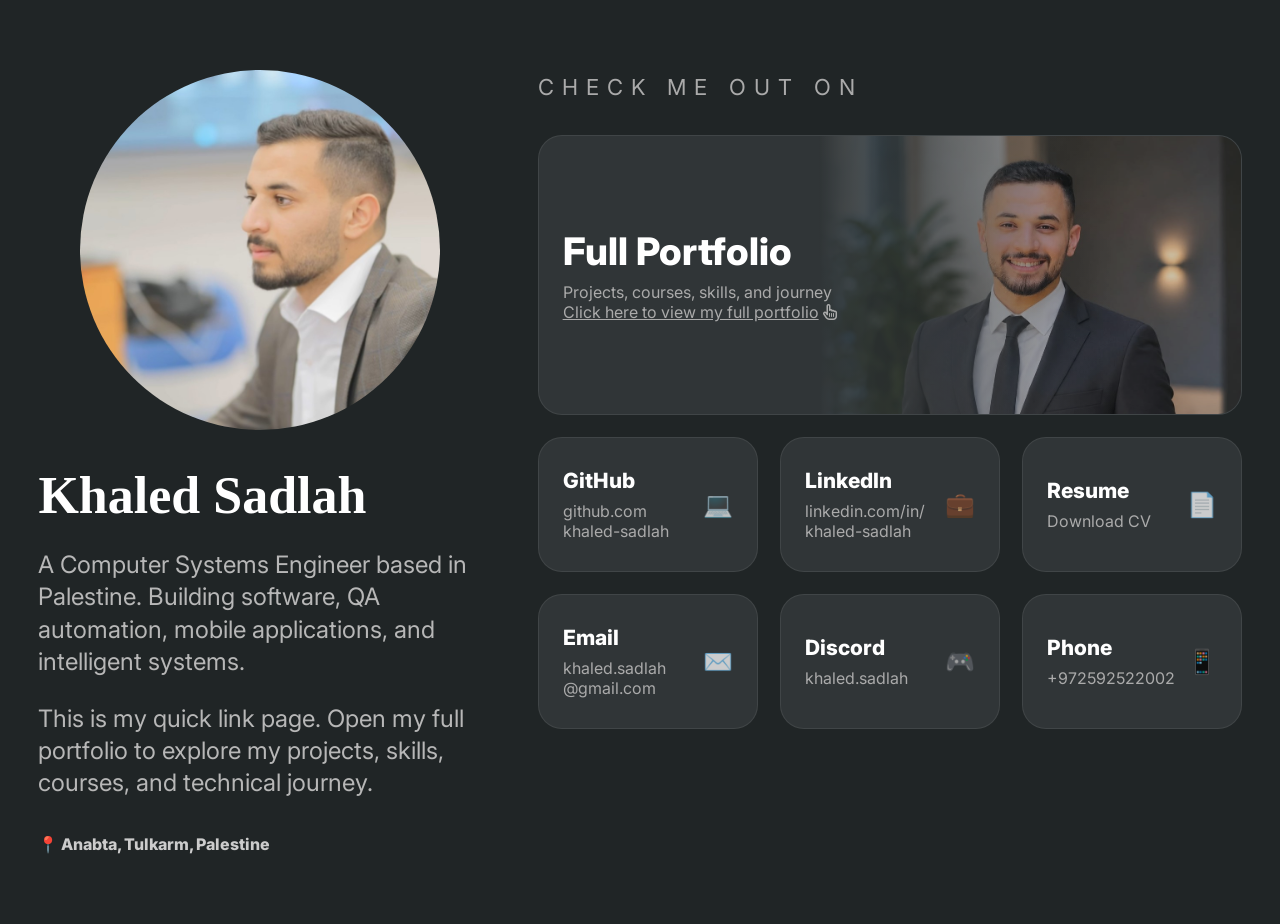
<file: index.html>
<!DOCTYPE html>
<html lang="en">
<head>
  <meta charset="UTF-8">
  <meta name="viewport" content="width=device-width, initial-scale=1.0">
  <title>Khaled Sadlah | Links</title>
  <link rel="preconnect" href="https://fonts.googleapis.com">
  <link rel="preconnect" href="https://fonts.gstatic.com" crossorigin>
  <link href="https://fonts.googleapis.com/css2?family=Inter:wght@400;600;700;800;900&display=swap" rel="stylesheet">
  <link rel="stylesheet" href="assets/style.css">
  <link rel="icon" type="image/png" href="assets/images/favicon.png">
  <link rel="shortcut icon" href="assets/images/favicon.png">
  <link rel="apple-touch-icon" href="assets/images/favicon.png">
  <link rel="stylesheet" href="https://cdnjs.cloudflare.com/ajax/libs/font-awesome/6.7.2/css/all.min.css">
</head>
<body class="link-body">
  <main class="container link-layout">
    <section class="link-left">
      <div class="profile-img">
        <img src="assets/images/profile.jpg" alt="Khaled Sadlah">
      </div>

      <h1>Khaled Sadlah</h1>
      <p>A Computer Systems Engineer based in Palestine. Building software, QA automation, mobile applications, and intelligent systems.</p>
      <p>This is my quick link page. Open my full portfolio to explore my projects, skills, courses, and technical journey.</p>
      <div class="quick-note">📍 Anabta, Tulkarm, Palestine</div>
    </section>

    <section class="link-right">
      <h2>CHECK ME OUT ON</h2>

      <div class="quick-grid">
        <a class="quick-card wide portfolio-card" href="portfolio.html">
          <div>
            <div class="big">Full Portfolio</div>
            <div class="meta">
              Projects, courses, skills, and journey<br>
              <u>Click here to view my full portfolio</u>
              <i class="fa-regular fa-hand-pointer" aria-hidden="true"></i>
            </div>
          </div>
        </a>

        <a class="quick-card" href="https://github.com/khaled-sadlah" target="_blank" rel="noopener noreferrer">
          <div>
            <div class="big">GitHub</div>
            <div class="meta">github.com<br>khaled-sadlah</div>
          </div>
          <div class="emoji">💻</div>
        </a>

        <a class="quick-card" href="https://www.linkedin.com/in/khaled-sadlah/" target="_blank" rel="noopener noreferrer">
          <div>
            <div class="big">LinkedIn</div>
            <div class="meta">linkedin.com/in/<br>khaled-sadlah</div>
          </div>
          <div class="emoji">💼</div>
        </a>

        <a class="quick-card" href="assets/files/Khaled_Sadlah_CV.pdf" target="_blank" rel="noopener noreferrer">
          <div>
            <div class="big">Resume</div>
            <div class="meta">Download CV</div>
          </div>
          <div class="emoji">📄</div>
        </a>

        <a class="quick-card" href="mailto:khaled.sadlah@gmail.com">
          <div>
            <div class="big">Email</div>
            <div class="meta">khaled.sadlah<br>@gmail.com</div>
          </div>
          <div class="emoji">✉️</div>
        </a>

        <a class="quick-card" href="#">
          <div>
            <div class="big">Discord</div>
            <div class="meta">khaled.sadlah</div>
          </div>
          <div class="emoji">🎮</div>
        </a>

        <a class="quick-card" href="tel:+972592522002">
          <div>
            <div class="big">Phone</div>
            <div class="meta">+972592522002</div>
          </div>
          <div class="emoji">📱</div>
        </a>
      </div>
    </section>
  </main>
</body>
</html>
</file>
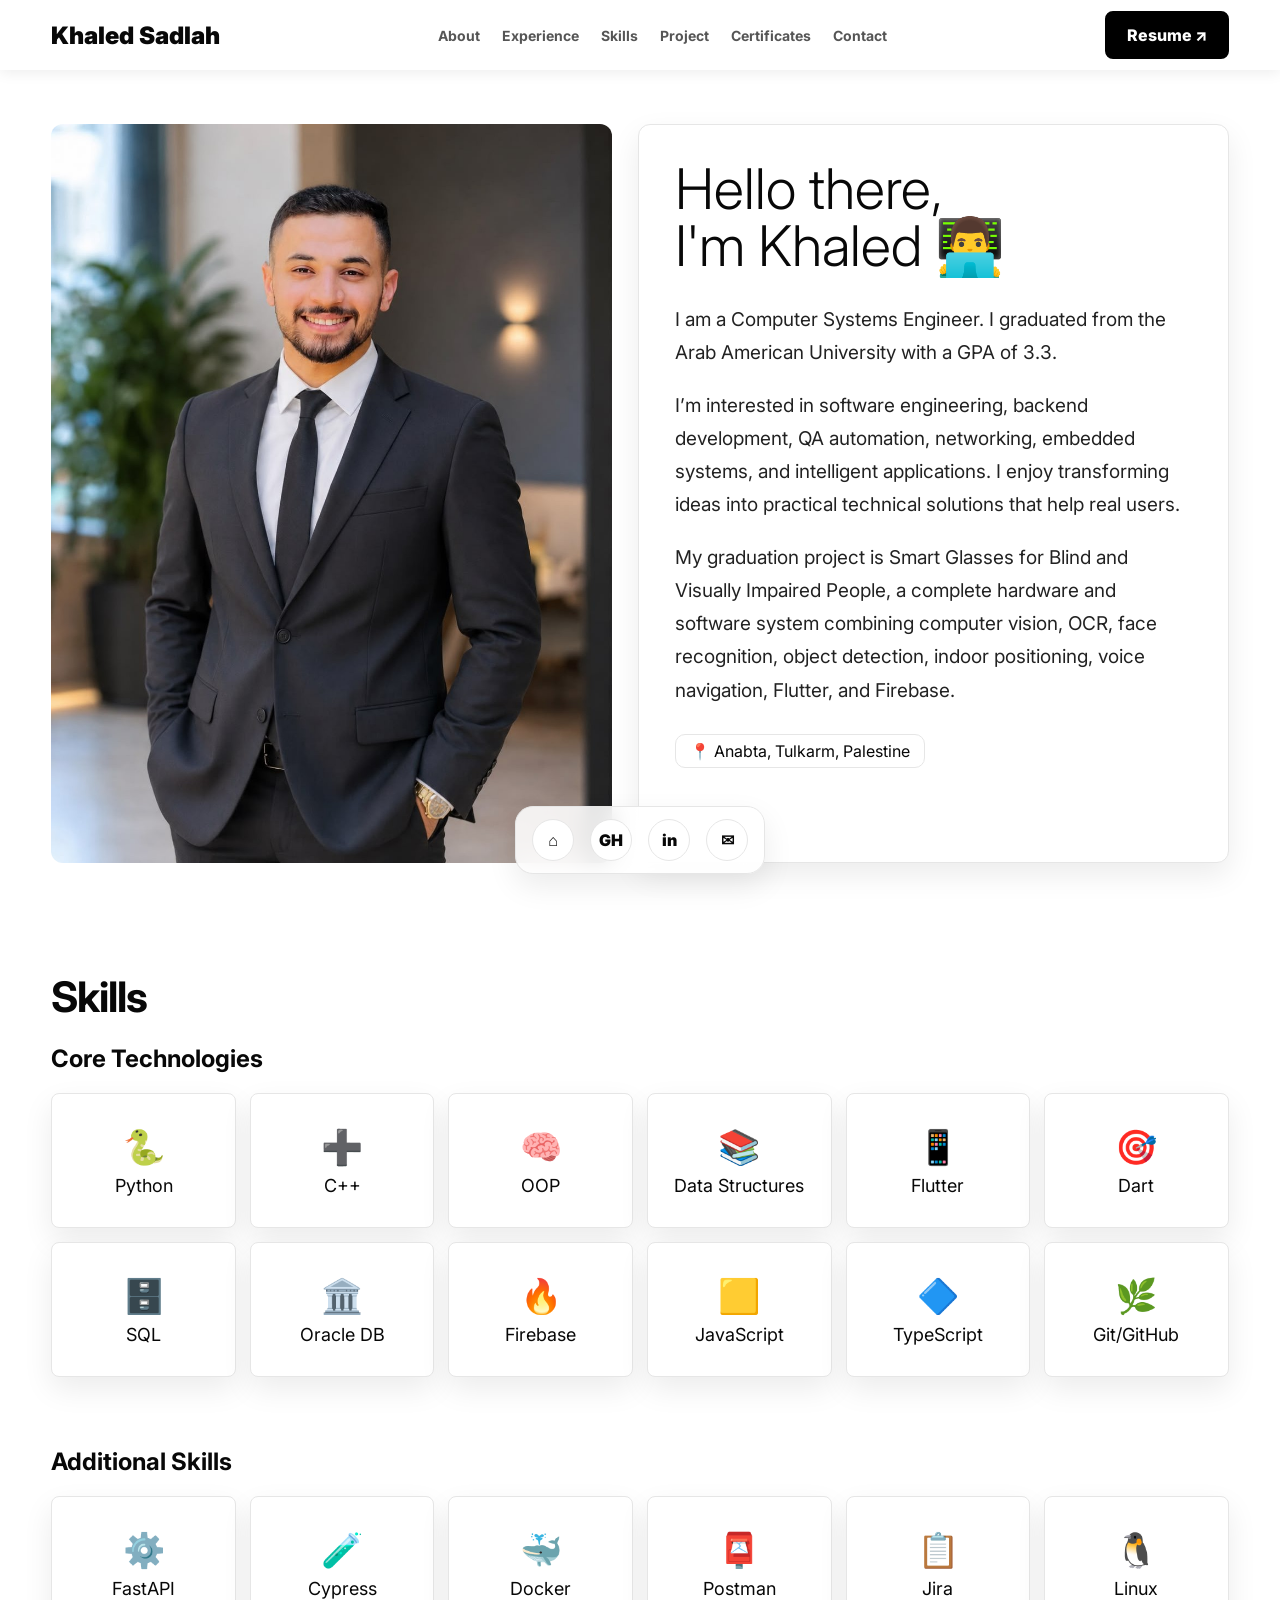
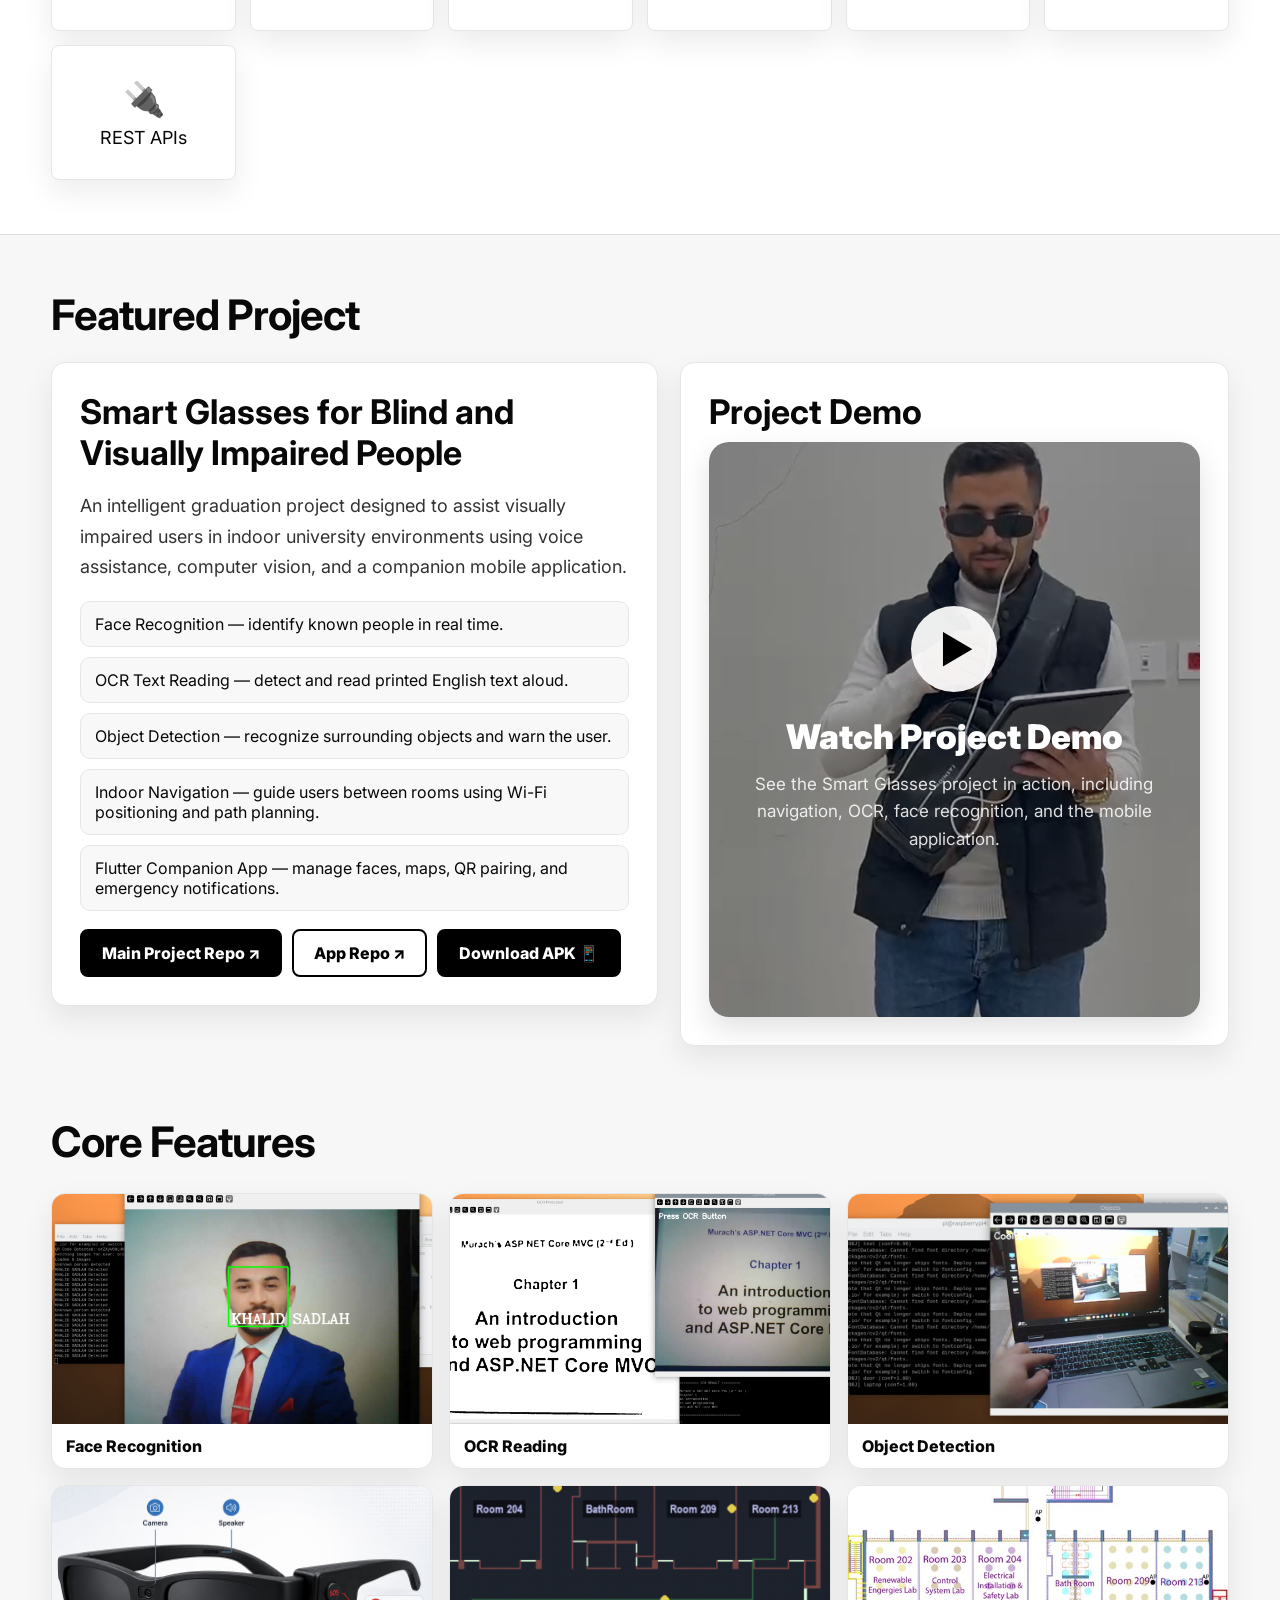
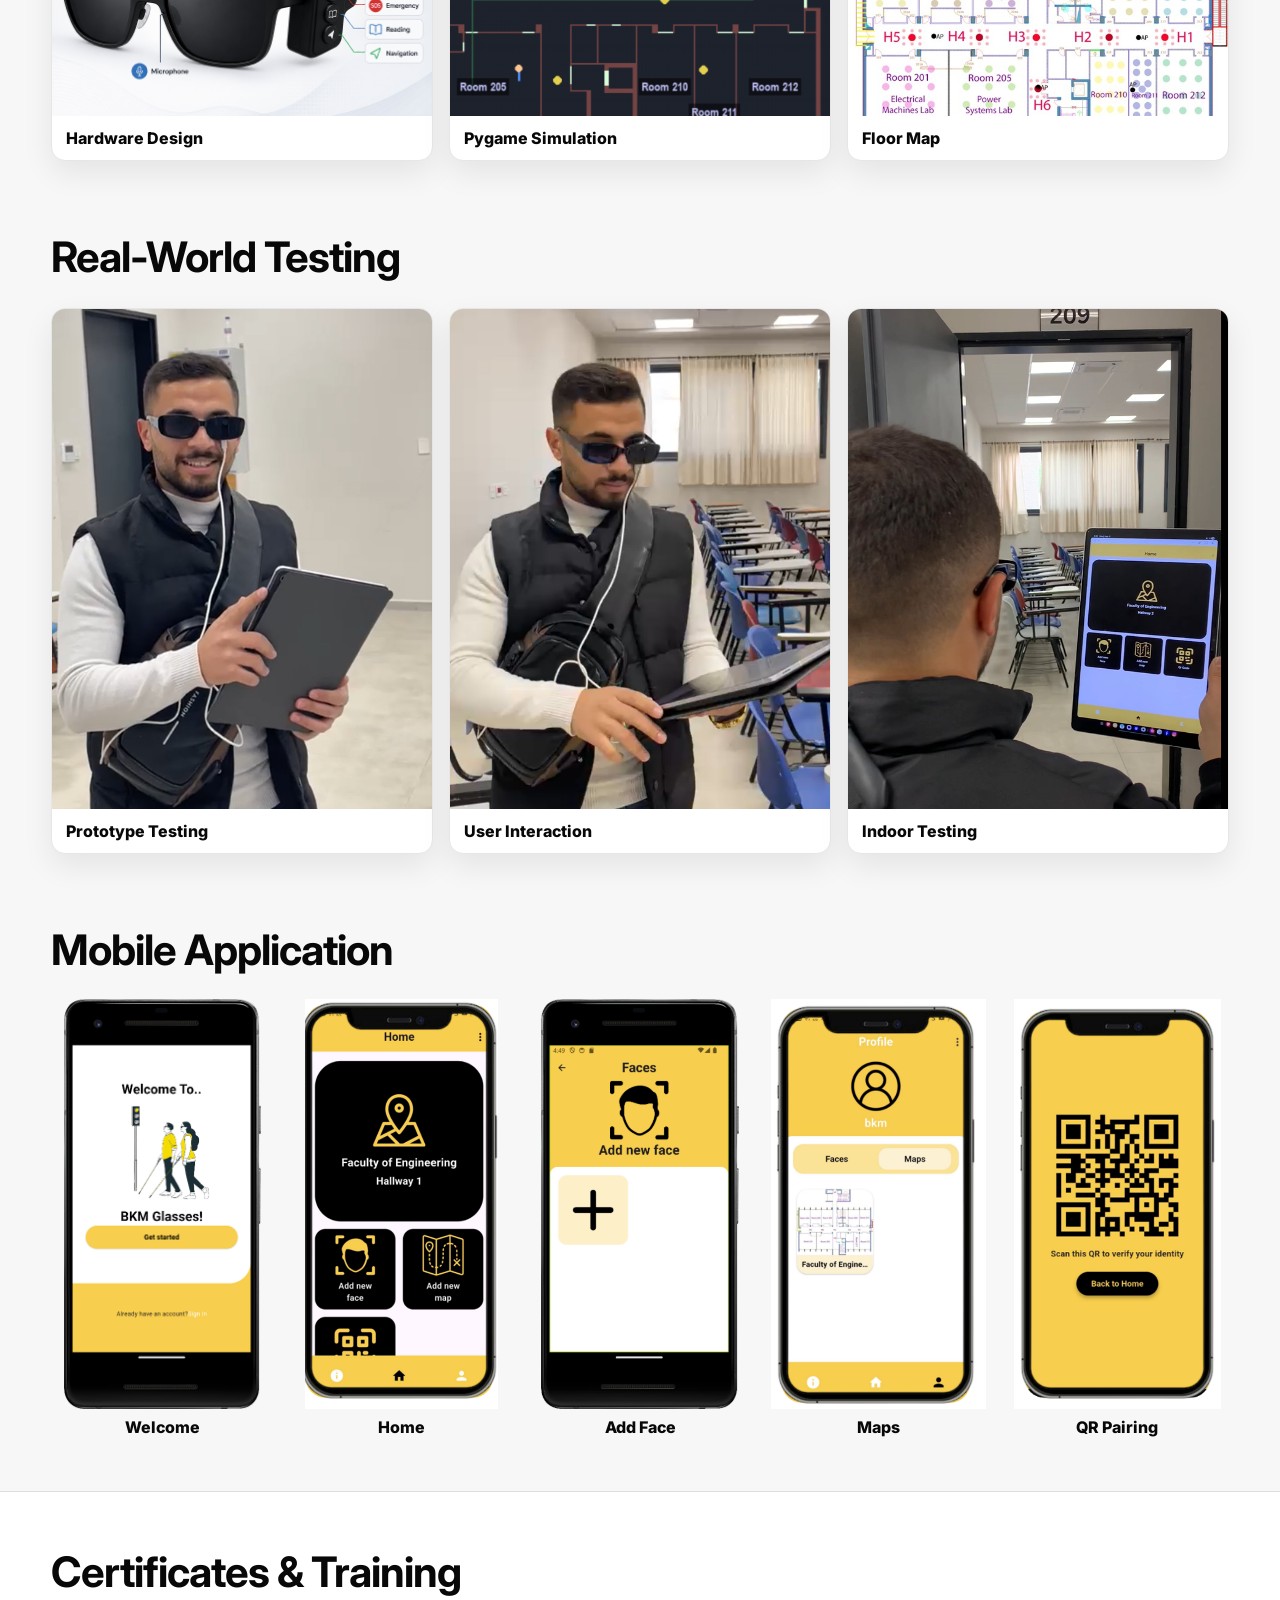
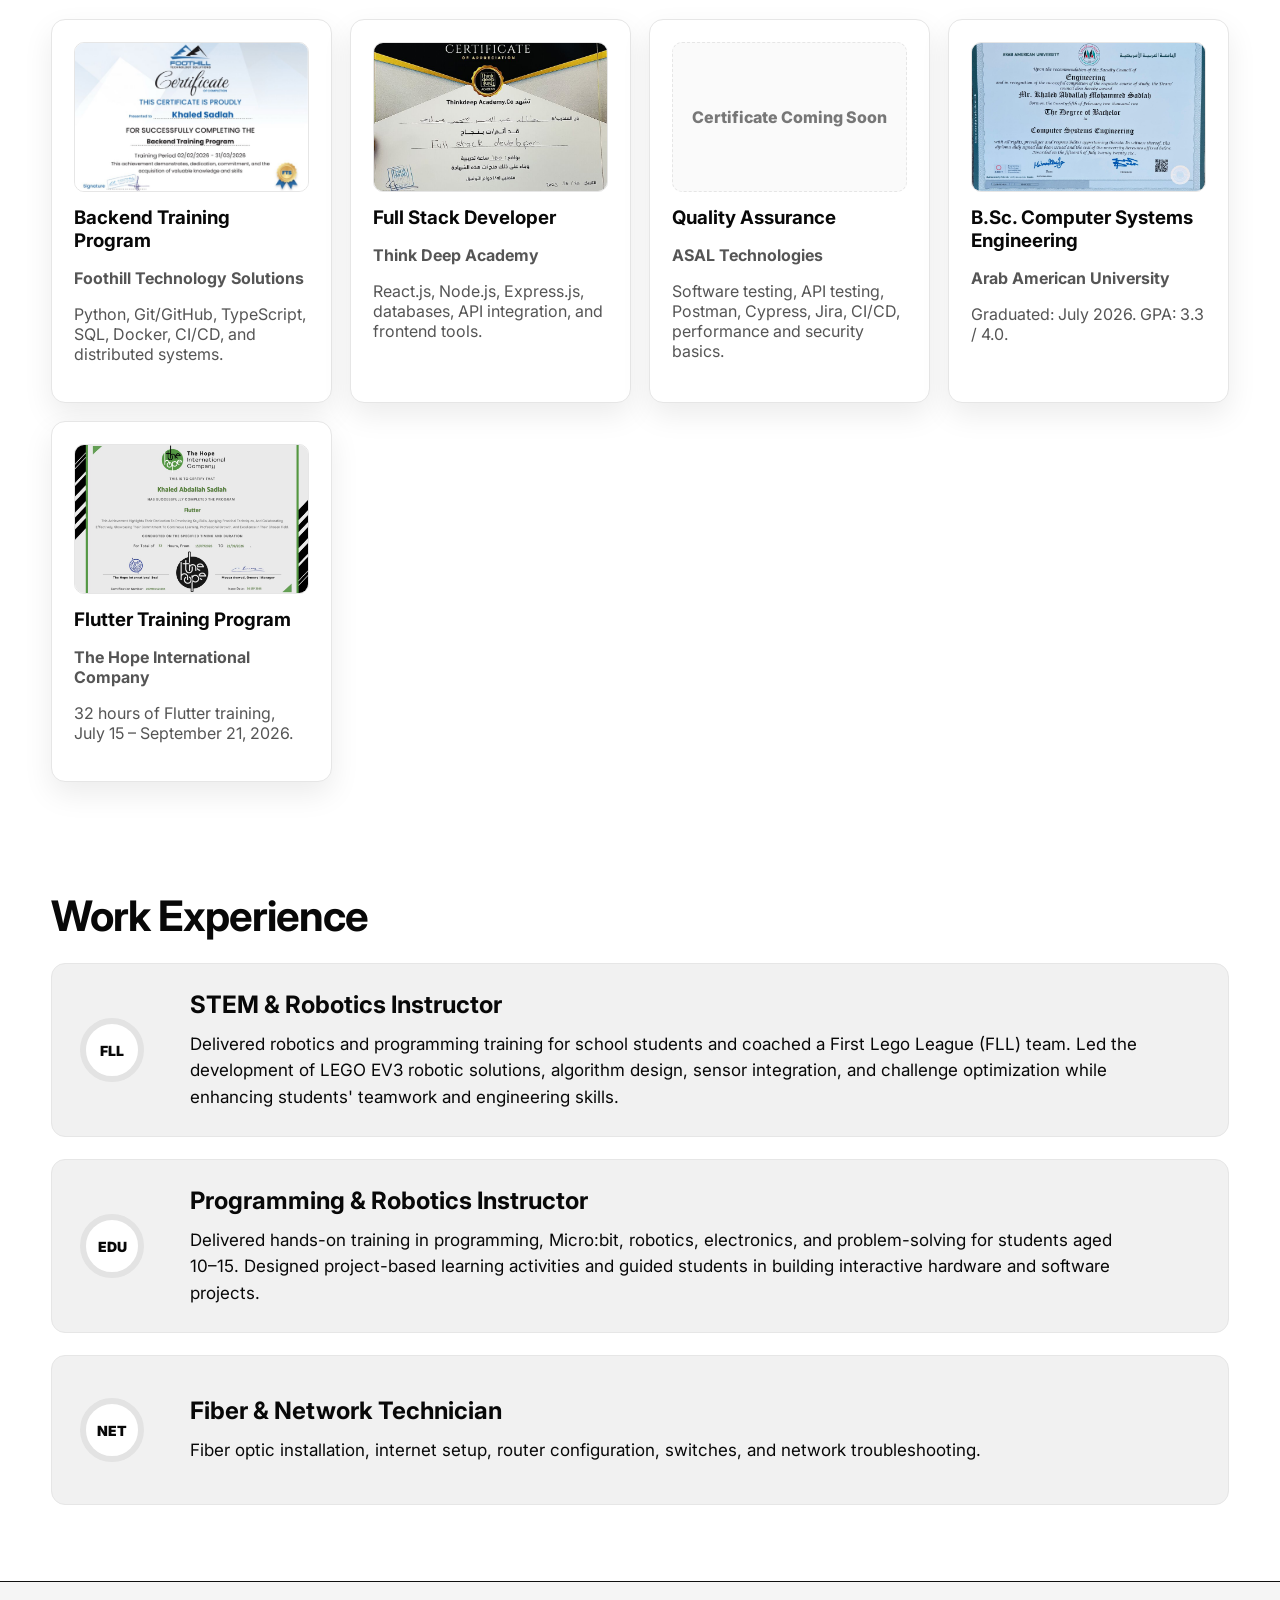
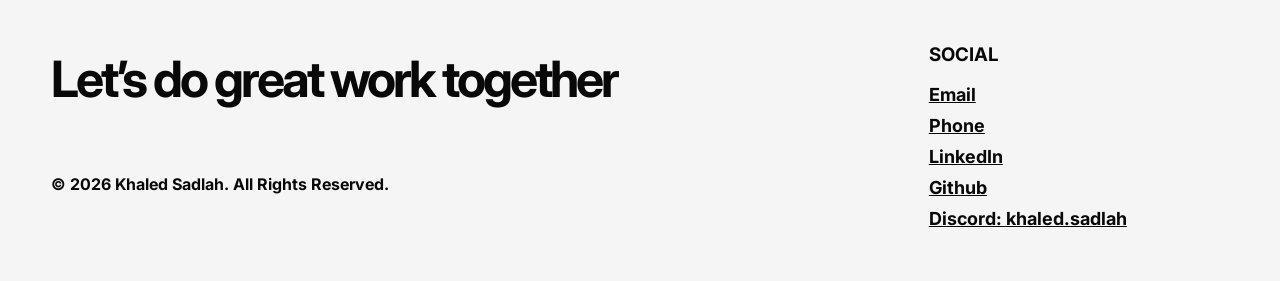
<file: portfolio.html>
<!DOCTYPE html>
<html lang="en">
<head>
  <meta charset="UTF-8">
  <meta name="viewport" content="width=device-width, initial-scale=1.0">
  <title>Khaled Sadlah | Portfolio</title>
  <link rel="preconnect" href="https://fonts.googleapis.com">
  <link rel="preconnect" href="https://fonts.gstatic.com" crossorigin>
  <link href="https://fonts.googleapis.com/css2?family=Inter:wght@400;600;700;800;900&display=swap" rel="stylesheet">
  <link rel="stylesheet" href="assets/style.css">
  <link rel="icon" type="image/png" href="assets/images/favicon.png">
  <link rel="shortcut icon" href="assets/images/favicon.png">
  <link rel="apple-touch-icon" href="assets/images/favicon.png">
</head>
<body>
  <header class="topbar">
    <div class="container nav">
      <a class="logo" href="index.html">Khaled Sadlah</a>
      <nav class="nav-links">
        <a href="#about">About</a>
        <a href="#experience">Experience</a>
        <a href="#skills">Skills</a>
        <a href="#projects">Project</a>
        <a href="#courses">Certificates</a>
        <a href="#contact">Contact</a>
      </nav>
      <a class="btn" href="assets/files/Khaled_Sadlah_CV.pdf" target="_blank" rel="noopener noreferrer">Resume ↗</a>
    </div>
  </header>

  <div class="floating-dock">
    <a class="dock-icon" href="index.html">⌂</a>
    <a class="dock-icon" href="https://github.com/khaled-sadlah" target="_blank" rel="noopener noreferrer">GH</a>
    <a class="dock-icon" href="https://www.linkedin.com/in/khaled-sadlah/" target="_blank" rel="noopener noreferrer">in</a>
    <a class="dock-icon" href="mailto:khaled.sadlah@gmail.com">✉</a>
  </div>

  <section class="section" id="about">
    <div class="container about-grid">
      <div class="photo-box">
        <img src="assets/images/profile_official.jpeg" alt="Khaled Sadlah profile">
      </div>

      <div class="about-card">
        <h2>Hello there,<br>I'm Khaled 👨‍💻</h2>
        <p>I am a Computer Systems Engineer. I graduated from the Arab American University with a GPA of 3.3.</p>
        <p>I’m interested in software engineering, backend development, QA automation, networking, embedded systems, and intelligent applications. I enjoy transforming ideas into practical technical solutions that help real users.</p>
        <p>My graduation project is Smart Glasses for Blind and Visually Impaired People, a complete hardware and software system combining computer vision, OCR, face recognition, object detection, indoor positioning, voice navigation, Flutter, and Firebase.</p>
        <div class="name-pill">📍 Anabta, Tulkarm, Palestine</div>
      </div>
    </div>
  </section>

  <section class="section" id="skills">
    <div class="container">
      <h2 class="section-title">Skills</h2>
      <h2>Core Technologies</h2>

      <div class="skills-grid">
        <div class="skill-card"><div><div class="skill-icon">🐍</div>Python</div></div>
        <div class="skill-card"><div><div class="skill-icon">➕</div>C++</div></div>
        <div class="skill-card"><div><div class="skill-icon">🧠</div>OOP</div></div>
        <div class="skill-card"><div><div class="skill-icon">📚</div>Data Structures</div></div>
        <div class="skill-card"><div><div class="skill-icon">📱</div>Flutter</div></div>
        <div class="skill-card"><div><div class="skill-icon">🎯</div>Dart</div></div>
        <div class="skill-card"><div><div class="skill-icon">🗄️</div>SQL</div></div>
        <div class="skill-card"><div><div class="skill-icon">🏛️</div>Oracle DB</div></div>
        <div class="skill-card"><div><div class="skill-icon">🔥</div>Firebase</div></div>
        <div class="skill-card"><div><div class="skill-icon">🟨</div>JavaScript</div></div>
        <div class="skill-card"><div><div class="skill-icon">🔷</div>TypeScript</div></div>
        <div class="skill-card"><div><div class="skill-icon">🌿</div>Git/GitHub</div></div>
      </div>

      <h2 class="subsection-title">Additional Skills</h2>
      <div class="skills-grid">
        <div class="skill-card"><div><div class="skill-icon">⚙️</div>FastAPI</div></div>
        <div class="skill-card"><div><div class="skill-icon">🧪</div>Cypress</div></div>
        <div class="skill-card"><div><div class="skill-icon">🐳</div>Docker</div></div>
        <div class="skill-card"><div><div class="skill-icon">📮</div>Postman</div></div>
        <div class="skill-card"><div><div class="skill-icon">📋</div>Jira</div></div>
        <div class="skill-card"><div><div class="skill-icon">🐧</div>Linux</div></div>
        <div class="skill-card"><div><div class="skill-icon">🔌</div>REST APIs</div></div>
      </div>
    </div>
  </section>

  <section class="section project-section" id="projects">
    <div class="container">
      <h2 class="section-title">Featured Project</h2>

      <div class="project-grid">
        <div class="project-card">
          <h3>Smart Glasses for Blind and Visually Impaired People</h3>
          <p>An intelligent graduation project designed to assist visually impaired users in indoor university environments using voice assistance, computer vision, and a companion mobile application.</p>

          <div class="feature-list">
            <div class="feature">Face Recognition — identify known people in real time.</div>
            <div class="feature">OCR Text Reading — detect and read printed English text aloud.</div>
            <div class="feature">Object Detection — recognize surrounding objects and warn the user.</div>
            <div class="feature">Indoor Navigation — guide users between rooms using Wi-Fi positioning and path planning.</div>
            <div class="feature">Flutter Companion App — manage faces, maps, QR pairing, and emergency notifications.</div>
          </div>

          <div class="project-actions">
            <a class="btn" href="https://github.com/khaled-sadlah/Smart-Glasses" target="_blank" rel="noopener noreferrer">Main Project Repo ↗</a>
            <a class="btn light" href="https://github.com/khaled-sadlah/Smart-Glasses-Application" target="_blank" rel="noopener noreferrer">App Repo ↗</a>
            <a class="btn" href="assets/files/BKM_Glasses.apk" download>Download APK 📱</a>
          </div>
        </div>

        <div class="project-card demo-card">
          <h3>Project Demo</h3>
          <a class="demo-link" href="https://youtube.com/shorts/ysKAUUIaAP4" target="_blank" rel="noopener noreferrer">
            <img class="demo-image" src="assets/images/short.png" alt="Smart Glasses Project Demo">
            <div class="demo-overlay">
              <div class="play-icon">▶</div>
              <h2>Watch Project Demo</h2>
              <p>See the Smart Glasses project in action, including navigation, OCR, face recognition, and the mobile application.</p>
            </div>
          </a>
        </div>
      </div>

      <h2 class="section-title spaced-title">Core Features</h2>
      <div class="gallery-screenshots">
        <figure><img src="assets/images/face_recognition.png" alt="Face recognition"><figcaption>Face Recognition</figcaption></figure>
        <figure><img src="assets/images/ocr_reading.png" alt="OCR reading"><figcaption>OCR Reading</figcaption></figure>
        <figure><img src="assets/images/object_detection.png" alt="Object detection"><figcaption>Object Detection</figcaption></figure>
        <figure><img src="assets/images/glasses_diagram.png" alt="Glasses diagram"><figcaption>Hardware Design</figcaption></figure>
        <figure><img src="assets/images/navigation_map.png" alt="Indoor navigation"><figcaption>Pygame Simulation</figcaption></figure>
        <figure><img src="assets/images/floor_plan.jpg" alt="Floor plan"><figcaption>Floor Map</figcaption></figure>
      </div>

      <h2 class="section-title spaced-title">Real-World Testing</h2>
      <div class="gallery">
        <figure><img src="assets/images/project_demo_1.png" alt="Smart glasses testing"><figcaption>Prototype Testing</figcaption></figure>
        <figure><img src="assets/images/project_demo_2.png" alt="User interaction"><figcaption>User Interaction</figcaption></figure>
        <figure><img src="assets/images/room_testing.png" alt="Room testing"><figcaption>Indoor Testing</figcaption></figure>
      </div>

      <h2 class="section-title spaced-title">Mobile Application</h2>
      <div class="phone-gallery">
        <figure><img src="assets/images/app_welcome.png" alt="Welcome screen"><figcaption>Welcome</figcaption></figure>
        <figure><img src="assets/images/app_home.png" alt="Home screen"><figcaption>Home</figcaption></figure>
        <figure><img src="assets/images/app_add_face.png" alt="Add face screen"><figcaption>Add Face</figcaption></figure>
        <figure><img src="assets/images/app_maps.png" alt="Maps screen"><figcaption>Maps</figcaption></figure>
        <figure><img src="assets/images/app_qr.png" alt="QR screen"><figcaption>QR Pairing</figcaption></figure>
      </div>
    </div>
  </section>

  <section class="section" id="courses">
    <div class="container">
      <h2 class="section-title">Certificates & Training</h2>

      <div class="courses-grid">
        <div class="course">
          <a href="assets/images/cert_backend.png" target="_blank" rel="noopener noreferrer" aria-label="View Backend training certificate"><img class="cert-img" src="assets/images/cert_backend.png" alt="Backend certificate"></a>
          <h3>Backend Training Program</h3>
          <p><b>Foothill Technology Solutions</b></p>
          <p>Python, Git/GitHub, TypeScript, SQL, Docker, CI/CD, and distributed systems.</p>
        </div>

        <div class="course">
          <a href="assets/images/cert_fullstack.png" target="_blank" rel="noopener noreferrer" aria-label="View Full stack certificate"><img class="cert-img" src="assets/images/cert_fullstack.png" alt="Full stack certificate"></a>
          <h3>Full Stack Developer</h3>
          <p><b>Think Deep Academy</b></p>
          <p>React.js, Node.js, Express.js, databases, API integration, and frontend tools.</p>
        </div>

        <div class="course">
          <div class="coming-soon">Certificate Coming Soon</div>
          <h3>Quality Assurance</h3>
          <p><b>ASAL Technologies</b></p>
          <p>Software testing, API testing, Postman, Cypress, Jira, CI/CD, performance and security basics.</p>
        </div>

        <div class="course">
          <a href="assets/images/cert_degree.jpeg" target="_blank" rel="noopener noreferrer" aria-label="View Computer Systems Engineering degree certificate"><img class="cert-img" src="assets/images/cert_degree.jpeg" alt="Bachelor of Computer Systems Engineering certificate from Arab American University" loading="lazy"></a>
          <h3>B.Sc. Computer Systems Engineering</h3>
          <p><b>Arab American University</b></p>
          <p>Graduated: July 2026. GPA: 3.3 / 4.0.</p>
        </div>

        <div class="course">
          <a href="assets/images/cert_flutter.jpg" target="_blank" rel="noopener noreferrer" aria-label="View Flutter training certificate"><img class="cert-img" src="assets/images/cert_flutter.jpg" alt="Flutter training certificate from The Hope International Company" loading="lazy"></a>
          <h3>Flutter Training Program</h3>
          <p><b>The Hope International Company</b></p>
          <p>32 hours of Flutter training, July 15 – September 21, 2026.</p>
        </div>
      </div>
    </div>
  </section>

  <section class="section" id="experience">
    <div class="container">
      <h2 class="section-title">Work Experience</h2>

      <div class="experience-card">
        <div class="company-logo">FLL</div>
        <div>
          <h3>STEM & Robotics Instructor</h3>
          <p>Delivered robotics and programming training for school students and coached a First Lego League (FLL) team. Led the development of LEGO EV3 robotic solutions, algorithm design, sensor integration, and challenge optimization while enhancing students' teamwork and engineering skills.</p>
        </div>
      </div>

      <div class="experience-card">
        <div class="company-logo">EDU</div>
        <div>
          <h3>Programming & Robotics Instructor</h3>
          <p>Delivered hands-on training in programming, Micro:bit, robotics, electronics, and problem-solving for students aged 10–15. Designed project-based learning activities and guided students in building interactive hardware and software projects.</p>
        </div>
      </div>

      <div class="experience-card">
        <div class="company-logo">NET</div>
        <div>
          <h3>Fiber & Network Technician</h3>
          <p>Fiber optic installation, internet setup, router configuration, switches, and network troubleshooting.</p>
        </div>
      </div>
    </div>
  </section>

  <footer class="footer" id="contact">
    <div class="container footer-grid">
      <div>
        <h2>Let’s do great work together</h2>
        <p class="copyright">© 2026 Khaled Sadlah. All Rights Reserved.</p>
      </div>

      <div class="social-list">
        <h3>SOCIAL</h3>
        <a href="mailto:khaled.sadlah@gmail.com">Email</a>
        <a href="tel:+972592522002">Phone</a>
        <a href="https://www.linkedin.com/in/khaled-sadlah/" target="_blank" rel="noopener noreferrer">LinkedIn</a>
        <a href="https://github.com/khaled-sadlah" target="_blank" rel="noopener noreferrer">Github</a>
        <a href="#">Discord: khaled.sadlah</a>
      </div>
    </div>
  </footer>
</body>
</html>
</file>
<file: assets/style.css>
:root {
  --text: #080808;
  --line: #e6e6e6;
  --dark: #202526;
  --dark2: #303537;
  --accent: #ff7f6e;
  --shadow: 0 12px 30px rgba(0, 0, 0, .08);
}

* {
  box-sizing: border-box;
}

html {
  scroll-behavior: smooth;
}

body {
  margin: 0;
  font-family: Inter, Arial, sans-serif;
  color: var(--text);
  background: #fff;
}

a {
  color: inherit;
  text-decoration: none;
}

img {
  max-width: 100%;
  display: block;
}

.container {
  width: min(1180px, 92%);
  margin: auto;
}

.btn {
  display: inline-flex;
  align-items: center;
  justify-content: center;
  gap: 10px;
  background: #000;
  color: #fff;
  padding: 12px 20px;
  border: 2px solid #000;
  border-radius: 8px;
  font-weight: 800;
}

.btn.light {
  background: #fff;
  color: #000;
}

/* Header */
.topbar {
  position: sticky;
  top: 0;
  z-index: 50;
  background: rgba(255, 255, 255, .92);
  backdrop-filter: blur(12px);
  box-shadow: 0 2px 14px rgba(0, 0, 0, .08);
}

.nav {
  display: flex;
  justify-content: space-between;
  align-items: center;
  min-height: 70px;
}

.logo {
  font-size: 24px;
  font-weight: 900;
}

.nav-links {
  display: flex;
  gap: 22px;
  color: #555;
  font-size: 14px;
  font-weight: 700;
}

/* Floating dock */
.floating-dock {
  position: fixed;
  left: 50%;
  bottom: 26px;
  z-index: 80;
  display: flex;
  gap: 16px;
  padding: 12px 16px;
  border: 1px solid var(--line);
  border-radius: 18px;
  background: rgba(255, 255, 255, .88);
  box-shadow: var(--shadow);
  backdrop-filter: blur(12px);
  transform: translateX(-50%);
}

.dock-icon {
  width: 42px;
  height: 42px;
  display: grid;
  place-items: center;
  border: 1px solid var(--line);
  border-radius: 50%;
  background: #fff;
  font-weight: 900;
}

/* Sections */
.section {
  padding: 54px 0;
}

.section-title {
  margin: 0 0 22px;
  font-size: 42px;
  letter-spacing: -1px;
}

.subsection-title,
.spaced-title {
  margin-top: 70px;
}

/* About */
.about-grid {
  display: grid;
  grid-template-columns: .95fr 1fr;
  gap: 26px;
  align-items: stretch;
}

.photo-box {
  min-height: 520px;
  overflow: hidden;
  border-radius: 12px;
  background: #eee;
}

.photo-box img {
  width: 100%;
  height: 100%;
  object-fit: cover;
}

.about-card {
  padding: 36px;
  border: 1px solid var(--line);
  border-radius: 12px;
  background: #fff;
  box-shadow: var(--shadow);
}

.about-card h2 {
  margin: 0 0 28px;
  font-size: 56px;
  font-weight: 300;
  line-height: 1.02;
}

.about-card p {
  color: #222;
  font-size: 19px;
  line-height: 1.75;
}

.name-pill {
  display: inline-flex;
  align-items: center;
  gap: 10px;
  margin-top: 8px;
  padding: 6px 14px;
  border: 1px solid var(--line);
  border-radius: 10px;
}

/* Skills */
.skills-grid {
  display: grid;
  grid-template-columns: repeat(auto-fit, minmax(170px, 1fr));
  gap: 14px;
}

.skill-card {
  min-height: 135px;
  display: grid;
  place-items: center;
  padding: 18px;
  border: 1px solid var(--line);
  border-radius: 8px;
  background: #fff;
  box-shadow: var(--shadow);
  text-align: center;
  font-size: 18px;
}

.skill-icon {
  margin-bottom: 8px;
  font-size: 34px;
}

/* Project */
.project-section {
  border-top: 1px solid #ddd;
  border-bottom: 1px solid #ddd;
  background: #f7f7f7;
}

.project-grid {
  display: grid;
  grid-template-columns: 1.05fr .95fr;
  gap: 22px;
  align-items: start;
}

.project-card {
  padding: 28px;
  border: 1px solid var(--line);
  border-radius: 14px;
  background: #fff;
  box-shadow: var(--shadow);
}

.project-card h3 {
  margin: 0 0 10px;
  font-size: 34px;
}

.project-card p {
  color: #333;
  font-size: 18px;
  line-height: 1.7;
}

.feature-list {
  display: grid;
  gap: 10px;
  margin-top: 18px;
}

.feature {
  padding: 12px 14px;
  border: 1px solid var(--line);
  border-radius: 10px;
  background: #f8f8f8;
}

.project-actions {
  display: flex;
  flex-wrap: wrap;
  gap: 10px;
  margin-top: 18px;
}

.demo-card {
  overflow: hidden;
}

.demo-link {
  position: relative;
  display: block;
  min-height: 450px;
  overflow: hidden;
  border-radius: 20px;
  color: #fff;
  box-shadow: 0 12px 30px rgba(0, 0, 0, .12);
}

.demo-image {
  width: 100%;
  height: 575px;
  object-fit: cover;
  filter: brightness(.65);
  transition: .3s ease;
}

.demo-link:hover .demo-image {
  transform: scale(1.04);
  filter: brightness(.5);
}

.demo-overlay {
  position: absolute;
  inset: 0;
  display: flex;
  flex-direction: column;
  justify-content: center;
  align-items: center;
  padding: 28px;
  text-align: center;
}

.play-icon {
  width: 86px;
  height: 86px;
  display: grid;
  place-items: center;
  margin-bottom: 24px;
  padding-left: 6px;
  border-radius: 50%;
  background: rgba(255, 255, 255, .92);
  color: #000;
  font-size: 38px;
}

.demo-overlay h2 {
  margin: 0;
  font-size: 34px;
  font-weight: 900;
}

.demo-overlay p {
  max-width: 430px;
  margin: 14px auto 0;
  color: rgba(255, 255, 255, .86);
  font-size: 17px;
  line-height: 1.6;
}

/* Galleries */
.gallery,
.gallery-screenshots {
  display: grid;
  grid-template-columns: repeat(3, 1fr);
  gap: 16px;
  margin-top: 26px;
}

.gallery figure,
.gallery-screenshots figure {
  margin: 0;
  overflow: hidden;
  border: 1px solid var(--line);
  border-radius: 14px;
  background: #fff;
  box-shadow: var(--shadow);
}

.gallery img {
  width: 100%;
  height: 500px;
  object-fit: cover;
}

.gallery-screenshots img {
  width: 100%;
  height: 230px;
  object-fit: cover;
}

.gallery figcaption,
.gallery-screenshots figcaption {
  padding: 12px 14px;
  font-weight: 800;
}

.phone-gallery {
  display: grid;
  grid-template-columns: repeat(5, 1fr);
  gap: 16px;
  margin-top: 24px;
}

.phone-gallery figure {
  margin: 0;
  text-align: center;
}

.phone-gallery img {
  width: 100%;
  height: 410px;
  object-fit: contain;
}

.phone-gallery figcaption {
  margin-top: 8px;
  font-weight: 800;
}

/* Courses */
.courses-grid {
  display: grid;
  grid-template-columns: repeat(4, 1fr);
  gap: 18px;
}

.course {
  padding: 22px;
  border: 1px solid var(--line);
  border-radius: 14px;
  background: #fff;
  box-shadow: var(--shadow);
}

.course h3 {
  margin: 0 0 8px;
}

.course p {
  color: #555;
}

.cert-img,
.coming-soon {
  width: 100%;
  height: 150px;
  margin-bottom: 14px;
  border: 1px solid var(--line);
  border-radius: 10px;
}

.cert-img {
  object-fit: cover;
}

.coming-soon {
  display: grid;
  place-items: center;
  border-style: dashed;
  background: #fafafa;
  color: #777;
  font-weight: 800;
}

/* Experience */
.experience-card {
  display: grid;
  grid-template-columns: 86px 1fr;
  gap: 24px;
  align-items: center;
  min-height: 150px;
  margin-bottom: 22px;
  padding: 26px 28px;
  border: 1px solid var(--line);
  border-radius: 14px;
  background: #f1f1f1;
}

.company-logo {
  width: 64px;
  height: 64px;
  display: grid;
  place-items: center;
  border: 6px solid #e3e3e3;
  border-radius: 50%;
  background: #fff;
  font-size: 14px;
  font-weight: 900;
}

.experience-card h3 {
  margin: 0 0 12px;
  font-size: 24px;
}

.experience-card p {
  max-width: 950px;
  margin: 0;
  font-size: 17px;
  line-height: 1.55;
}

/* Footer */
.footer {
  min-height: 300px;
  display: flex;
  align-items: center;
  border-top: 1px solid #111;
  background: #f5f5f5;
}

.footer-grid {
  display: grid;
  grid-template-columns: 1fr 300px;
  gap: 30px;
  align-items: center;
}

.footer h2 {
  margin: 0;
  font-size: 50px;
  line-height: 1;
  letter-spacing: -3px;
}

.social-list a {
  display: block;
  margin: 10px 0;
  font-size: 18px;
  font-weight: 700;
  text-decoration: underline;
}

.copyright {
  margin-top: 70px;
  font-weight: 700;
}

/* Link page */
.link-body {
  min-height: 100vh;
  background: var(--dark);
  color: #fff;
}

.link-body .container {
  width: min(1500px, 94%);
}

.link-layout {
  min-height: 100vh;
  display: grid;
  grid-template-columns: .85fr 1.35fr;
  gap: 56px;
  align-items: center;
  padding: 70px 0;
}

.profile-img {
  width: 360px;
  height: 360px;
  overflow: hidden;
  margin: 0 auto 36px;
  border-radius: 50%;
  background: #ddd;
}

.profile-img img {
  width: 100%;
  height: 100%;
  object-fit: cover;
  object-position: center;
}

.link-left h1 {
  margin: 0 0 18px;
  font-family: Georgia, serif;
  font-size: 52px;
}

.link-left p {
  max-width: 570px;
  color: #b7b7b7;
  font-size: 24px;
  line-height: 1.35;
}

.quick-note {
  margin-top: 34px;
  color: #ccc;
  font-weight: 800;
}

.link-right h2 {
  margin: -120px 0 35px;
  color: #aaa;
  font-size: 22px;
  font-weight: 400;
  letter-spacing: 8px;
}

.quick-grid {
  display: grid;
  grid-template-columns: repeat(3, minmax(190px, 1fr));
  gap: 22px;
}

.quick-card {
  min-height: 135px;
  display: flex;
  justify-content: space-between;
  align-items: center;
  padding: 22px 24px;
  border: 1px solid rgba(255, 255, 255, .08);
  border-radius: 24px;
  background: var(--dark2);
  transition: .25s;
}

.quick-card:hover {
  transform: translateY(-5px);
  background: #3a3f41;
}

.quick-card.wide {
  grid-column: 1 / 4;
  min-height: 280px;
}

.quick-card .big {
  font-size: 21px;
  font-weight: 800;
}

.quick-card .meta {
  margin-top: 8px;
  color: #aaa;
}

.quick-card .emoji {
  flex-shrink: 0;
  margin-left: 10px;
  font-size: 24px;
  opacity: .75;
}

.portfolio-card {
  position: relative;
  overflow: hidden;
  min-height: 190px;
  background: var(--dark2);
}

.portfolio-card:hover {
  background: var(--dark2);
}

.portfolio-card::before {
  content: "";
  position: absolute;
  inset: 0 0 0 auto;
  width: 60%;
  height: 100%;
  background:
    linear-gradient(
      90deg,
      rgba(48, 53, 55, 1) 0%,
      rgba(48, 53, 55, .9) 5%,
      rgba(48, 53, 55, 0) 70%,
      rgba(48, 53, 55, 0) 100%
    ),
    url("./images/portfolio.jpeg");
  background-position: center;
  background-size: cover;
  background-repeat: no-repeat;
  opacity: .75;
  pointer-events: none;
  transition: .25s ease;
}

.portfolio-card:hover::before {
  opacity: .9;
  transform: scale(1.03);
}

.portfolio-card > div {
  position: relative;
  z-index: 2;
}

.portfolio-card .big {
  font-size: 38px;
}

/* Tablet */
@media (max-width: 1000px) {
  .container {
    width: min(720px, 92%);
  }

  .nav-links {
    display: none;
  }

  .link-layout,
  .about-grid,
  .project-grid,
  .footer-grid {
    grid-template-columns: 1fr;
  }

  .link-layout {
    min-height: auto;
    gap: 42px;
    padding: 46px 0 70px;
  }

  .link-left {
    text-align: center;
  }

  .profile-img {
    width: 240px;
    height: 240px;
    margin-bottom: 26px;
  }

  .link-left h1 {
    font-size: 46px;
  }

  .link-left p {
    max-width: 620px;
    margin-left: auto;
    margin-right: auto;
    font-size: 20px;
  }

  .link-right h2 {
    margin: 0 0 24px;
    text-align: center;
    font-size: 18px;
    letter-spacing: 5px;
  }

  .quick-grid {
    grid-template-columns: repeat(2, minmax(0, 1fr));
    gap: 18px;
  }

  .quick-card.wide {
    grid-column: 1 / 3;
    min-height: 240px;
  }

  .portfolio-card::before {
    width: 48%;
    background-position: center right;
  }

  .nav {
    min-height: 68px;
    gap: 12px;
  }

  .skills-grid {
    grid-template-columns: repeat(3, 1fr);
  }

  .courses-grid,
  .gallery,
  .gallery-screenshots {
    grid-template-columns: repeat(2, 1fr);
  }

  .phone-gallery {
    grid-template-columns: repeat(3, 1fr);
  }
}

/* Mobile */
@media (max-width: 640px) {
  body {
    overflow-x: hidden;
  }

  .container {
    width: min(100% - 32px, 520px);
  }

  .btn {
    width: 100%;
    padding: 12px 14px;
  }

  .nav {
    min-height: 64px;
  }

  .logo {
    font-size: 19px;
  }

  .nav .btn {
    width: auto;
    padding: 9px 12px;
    font-size: 13px;
  }

  .floating-dock {
    bottom: 12px;
    gap: 10px;
    padding: 9px 10px;
    border-radius: 14px;
  }

  .dock-icon {
    width: 36px;
    height: 36px;
    font-size: 12px;
  }

  .section {
    padding: 54px 0;
  }

  .section-title {
    font-size: 32px;
    line-height: 1.12;
  }

  .about-card,
  .project-card {
    padding: 24px;
  }

  .about-card h2 {
    font-size: 36px;
  }

  .about-card p,
  .project-card p {
    font-size: 16px;
    line-height: 1.65;
  }

  .photo-box {
    min-height: 420px;
  }

  .skills-grid,
  .courses-grid,
  .gallery,
  .gallery-screenshots,
  .phone-gallery {
    grid-template-columns: 1fr;
  }

  .skill-card {
    min-height: 105px;
  }

  .project-card h3 {
    font-size: 26px;
  }

  .project-actions .btn {
    margin-top: 8px;
  }

  .demo-link {
    min-height: 360px;
  }

  .demo-image {
    height: 420px;
  }

  .play-icon {
    width: 68px;
    height: 68px;
    margin-bottom: 18px;
    font-size: 30px;
  }

  .demo-overlay h2 {
    font-size: 26px;
  }

  .demo-overlay p {
    font-size: 14px;
    line-height: 1.5;
  }

  .gallery img,
  .gallery-screenshots img {
    height: auto;
    object-fit: contain;
    background: #f4f4f4;
  }

  .phone-gallery img {
    height: 520px;
    max-height: 82vh;
  }

  .cert-img,
  .coming-soon {
    height: 170px;
  }

  .experience-card {
    grid-template-columns: 62px 1fr;
    gap: 14px;
    padding: 22px;
  }

  .experience-card h3 {
    font-size: 21px;
  }

  .experience-card p {
    font-size: 15px;
  }

  .footer {
    min-height: auto;
    padding: 54px 0 90px;
  }

  .footer h2 {
    font-size: 40px;
    letter-spacing: -1px;
  }

  .social-list a {
    font-size: 20px;
  }

  .copyright {
    margin-top: 34px;
  }

  .link-layout {
    gap: 34px;
    padding: 34px 0 54px;
  }

  .profile-img {
    width: 190px;
    height: 190px;
  }

  .link-left h1 {
    font-size: 38px;
    line-height: 1.05;
  }

  .link-left p {
    font-size: 17px;
    line-height: 1.45;
  }

  .quick-note {
    margin-top: 22px;
    font-size: 14px;
  }

  .link-right h2 {
    margin-bottom: 18px;
    font-size: 14px;
    letter-spacing: 3px;
  }

  .quick-grid {
    grid-template-columns: 1fr;
    gap: 14px;
  }

  .quick-card,
  .quick-card:not(.portfolio-card) {
    min-height: 96px;
    padding: 18px;
    border-radius: 18px;
  }

  .quick-card.wide {
    grid-column: auto;
    min-height: 210px;
  }

  .portfolio-card .big {
    font-size: 30px;
  }

  .portfolio-card::before {
    width: 58%;
    background-position: center right;
    opacity: .65;
  }

  .quick-card .big {
    font-size: 19px;
  }

  .quick-card .meta {
    font-size: 13px;
    line-height: 1.25;
    overflow-wrap: anywhere;
  }

  .quick-card .emoji {
    font-size: 20px;
  }
}

/* Small phones */
@media (max-width: 380px) {
  .portfolio-card .big {
    font-size: 27px;
  }

  .quick-card .meta {
    font-size: 12px;
  }

  .phone-gallery img {
    height: 470px;
  }
}
</file>
